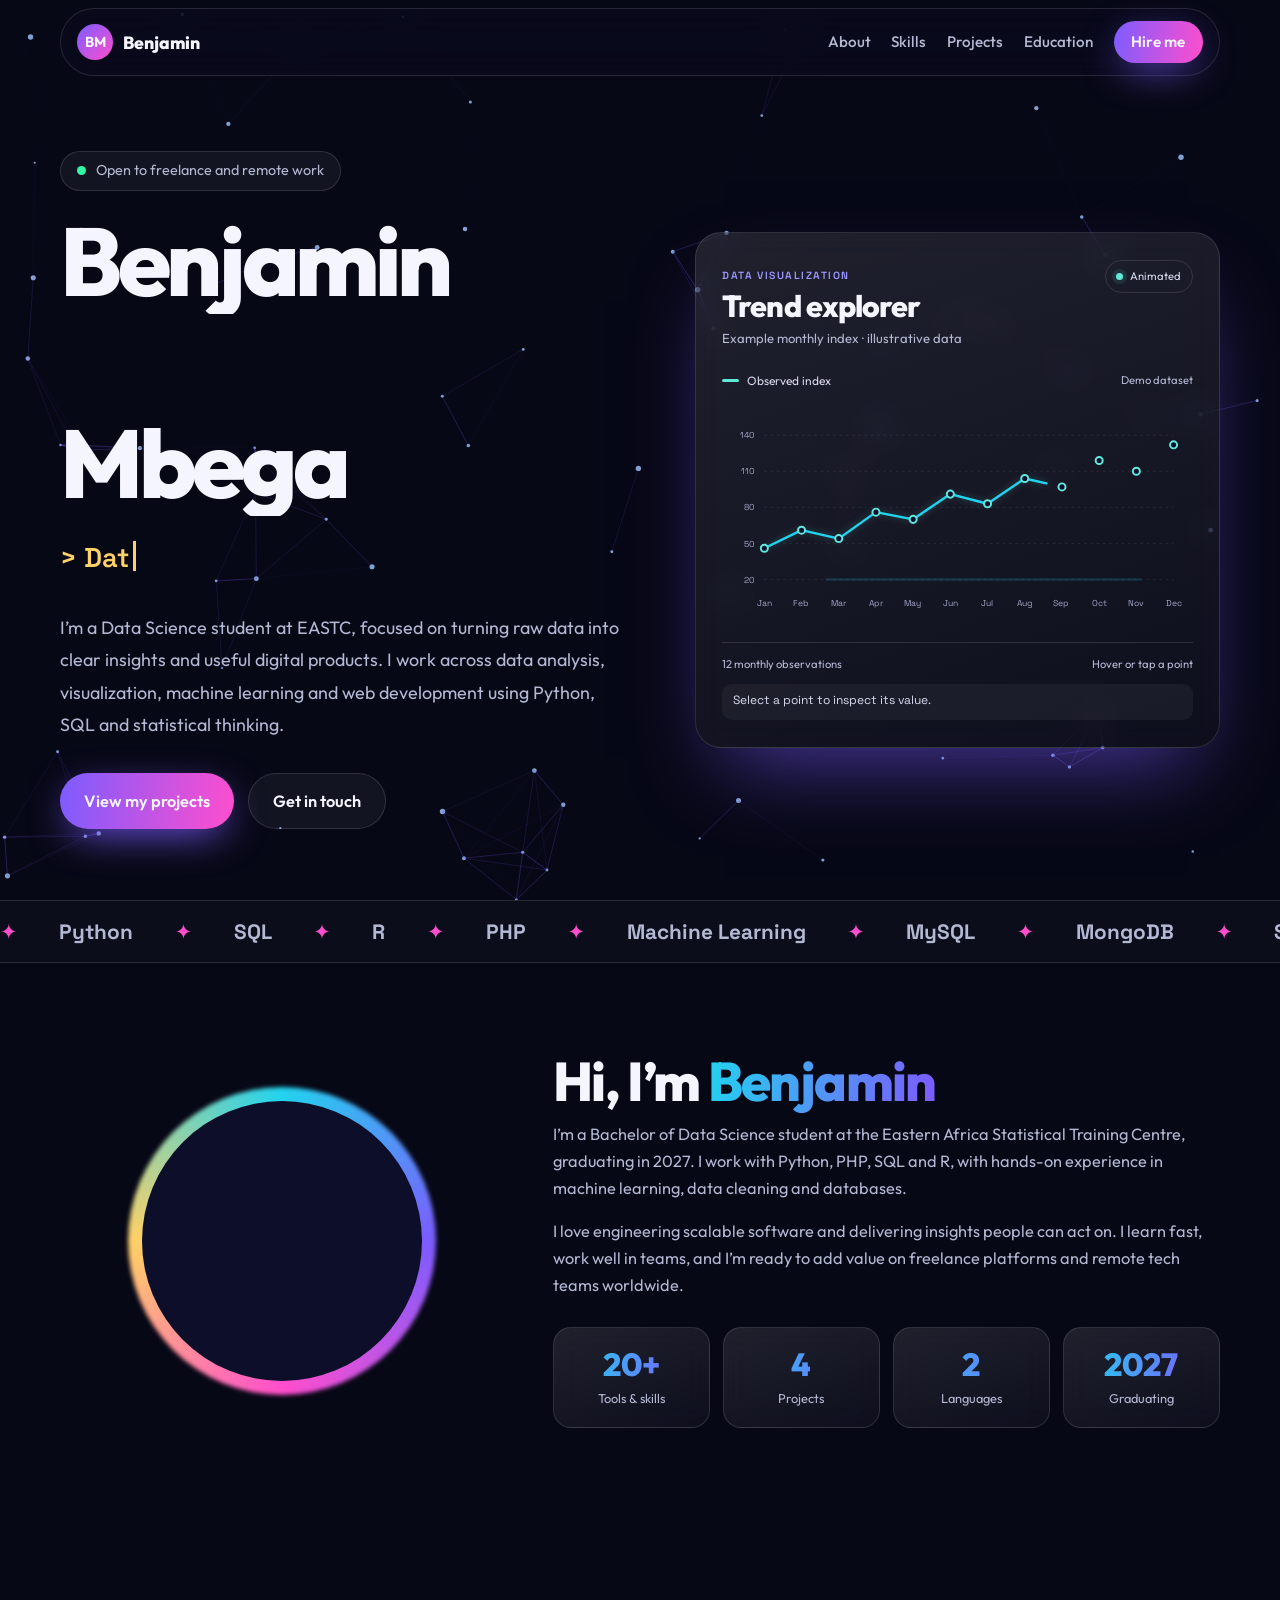
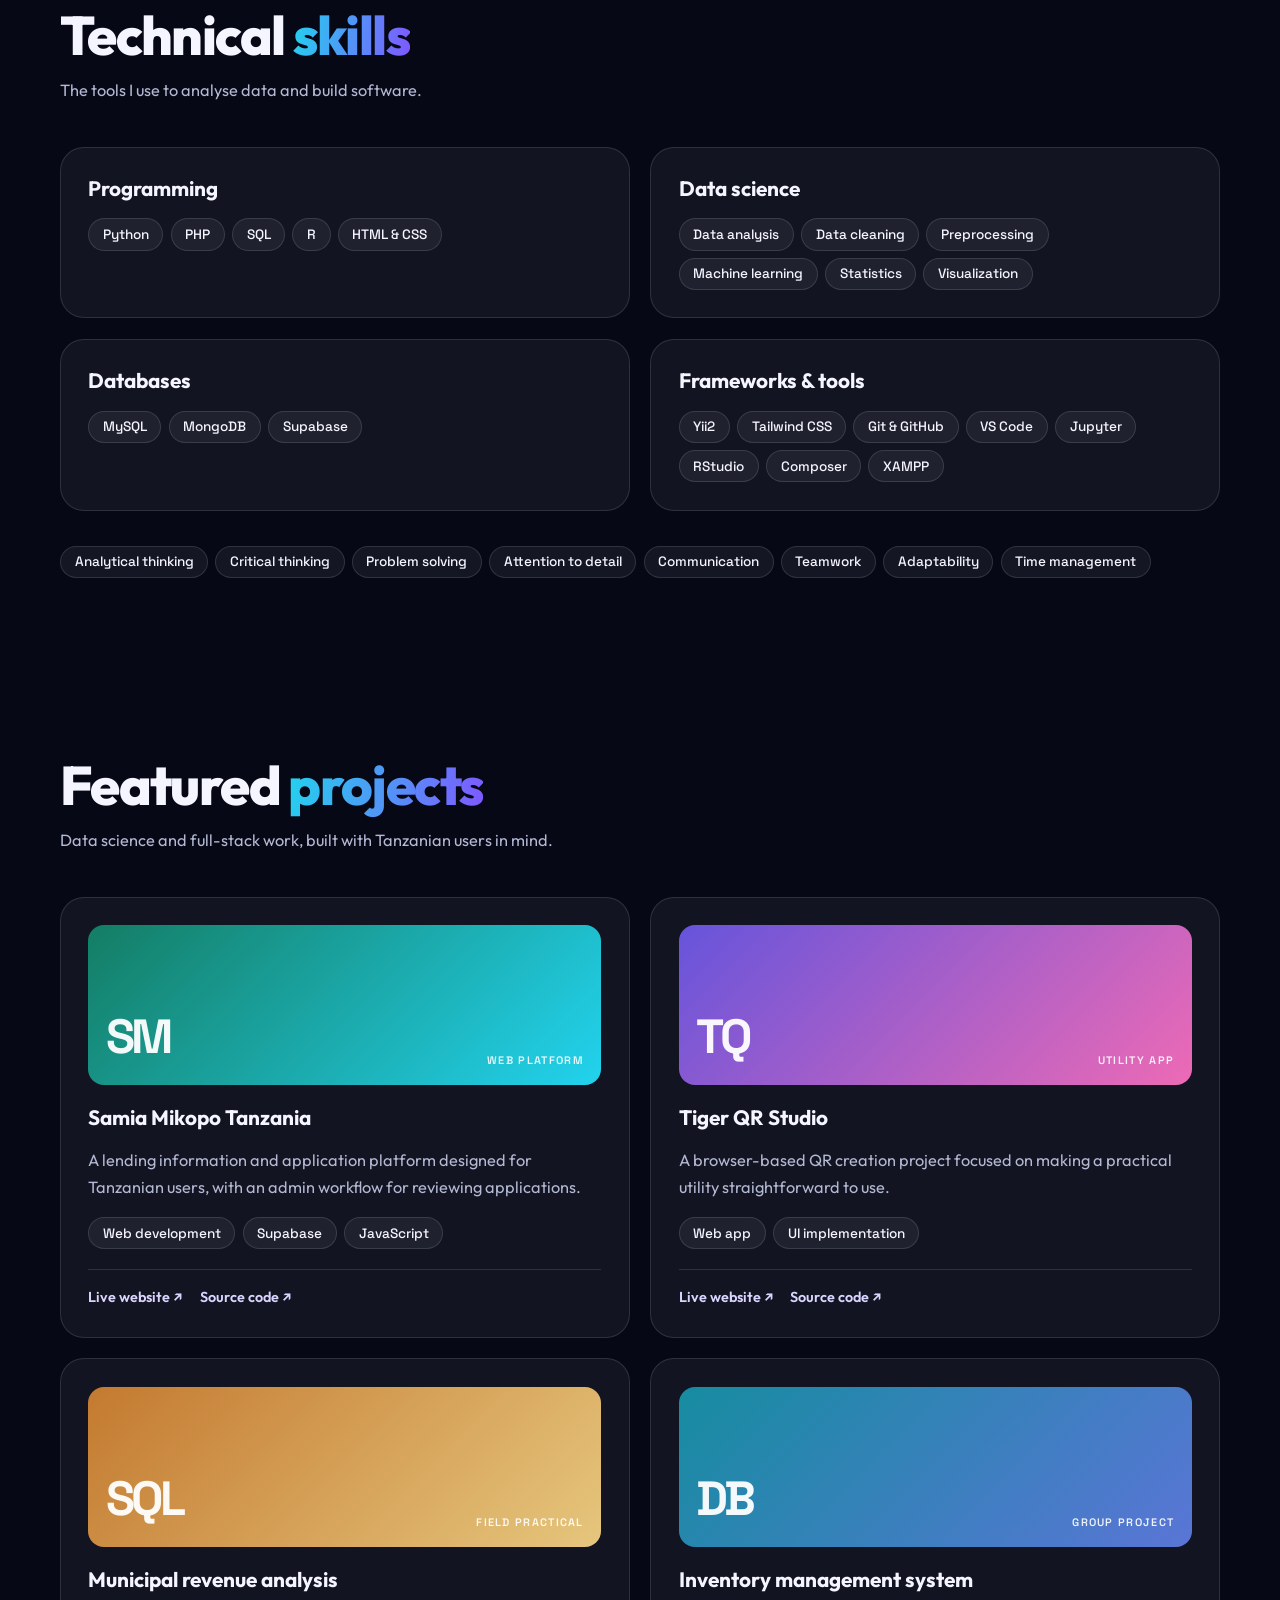
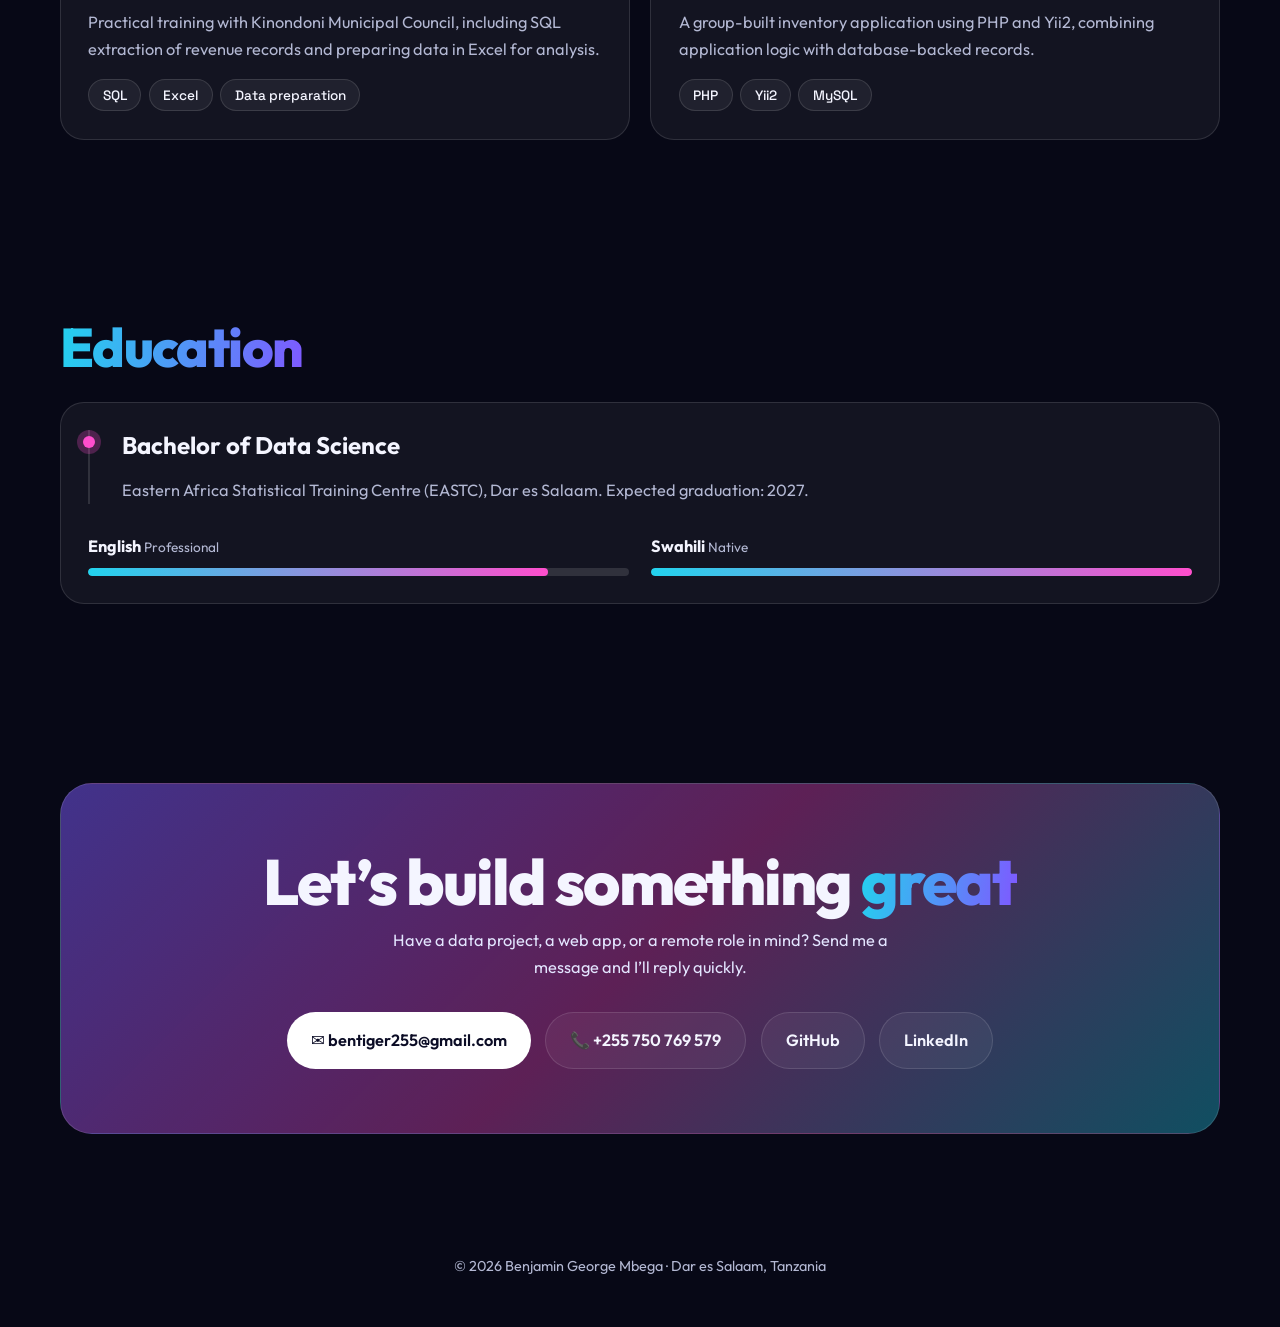
<file: index.html>
<!DOCTYPE html>
<html lang="en">
<head>
<meta charset="utf-8">
<meta name="viewport" content="width=device-width, initial-scale=1, viewport-fit=cover">
<title>Benjamin George Mbega | Data Science & Analytics Portfolio</title>
<meta name="description" content="Portfolio of Benjamin George Mbega, a Data Science student building practical data analysis, visualization, machine learning and web applications.">
<meta name="theme-color" content="#070816">
<link href="https://fonts.googleapis.com/css2?family=Space+Grotesk:wght@500;700&family=Outfit:wght@400;500;600;800&display=swap" rel="stylesheet">
<style>
:root{color-scheme:dark;--bg:#070816;--card:rgba(255,255,255,.05);--line:rgba(255,255,255,.12);--ink:#f4f5ff;--mut:#a3a8c8;--v:#7c5cff;--c:#22d3ee;--p:#ff4ecd;--y:#ffd166;
--head:'Outfit','Segoe UI',system-ui,sans-serif;--mono:'Space Grotesk','Segoe UI',system-ui,sans-serif;
box-sizing:border-box;padding-top:env(safe-area-inset-top,0px);padding-bottom:env(safe-area-inset-bottom,0px)}
*,*::before,*::after{box-sizing:border-box}
html{scroll-behavior:smooth;scroll-padding-top:calc(76px + env(safe-area-inset-top,0px));background:var(--bg)}
body{margin:0;background:var(--bg);color:var(--ink);font:400 1.02rem/1.65 var(--head);overflow-x:hidden}
a{color:inherit;text-decoration:none}:focus-visible{outline:3px solid var(--c);outline-offset:3px;border-radius:8px}
h1,h2,h3{margin:0;line-height:1.05}
.wrap{width:min(1140px,100% - 2.4rem);margin-inline:auto}
section{padding:5.5rem 0;position:relative}
h2{font-size:clamp(2rem,5vw,3.4rem);font-weight:800;letter-spacing:-.03em;margin-bottom:.7rem}
.grad{background:linear-gradient(100deg,var(--c),var(--v) 50%,var(--p));background-size:200% auto;-webkit-background-clip:text;background-clip:text;color:transparent;animation:flow 6s linear infinite}
@keyframes flow{to{background-position:200% center}}
.lead{color:var(--mut);max-width:56ch;margin:0 0 2.6rem}

/* aurora */
.aur{position:fixed;inset:0;z-index:-1;overflow:hidden;background:radial-gradient(ellipse at 50% -20%,#1a1650,transparent 60%),var(--bg)}
.aur i{position:absolute;border-radius:50%;filter:blur(90px);opacity:.5;animation:drift 18s ease-in-out infinite alternate}
.aur i:nth-child(1){width:46vmax;height:46vmax;background:var(--v);top:-12%;left:-10%}
.aur i:nth-child(2){width:38vmax;height:38vmax;background:var(--c);right:-12%;top:20%;animation-delay:-6s;opacity:.35}
.aur i:nth-child(3){width:34vmax;height:34vmax;background:var(--p);bottom:-15%;left:25%;animation-delay:-11s;opacity:.3}
@keyframes drift{to{transform:translate(8vmax,6vmax) scale(1.2)}}
.aur::after{content:"";position:absolute;inset:0;background-image:linear-gradient(var(--line) 1px,transparent 1px),linear-gradient(90deg,var(--line) 1px,transparent 1px);background-size:56px 56px;opacity:.18;mask-image:radial-gradient(circle at 50% 30%,#000,transparent 75%)}

nav{position:fixed;inset:0 0 auto;z-index:30;padding-top:env(safe-area-inset-top,0px)}
nav .wrap{display:flex;align-items:center;justify-content:space-between;height:68px;margin-top:8px;padding:0 1rem;border:1px solid var(--line);border-radius:999px;background:rgba(10,11,30,.6);backdrop-filter:blur(16px)}
.logo{font:800 1.1rem var(--head);display:flex;align-items:center;gap:.6rem}
.logo b{display:grid;place-items:center;width:36px;height:36px;border-radius:50%;background:linear-gradient(135deg,var(--v),var(--p));font-size:.9rem}
.links{display:flex;align-items:center;gap:1.3rem;font-size:.95rem;font-weight:500}
.links a:not(.btn){color:var(--mut);transition:color .2s}.links a:not(.btn):hover{color:#fff}
@media(max-width:780px){.links a:not(.btn){display:none}}
.btn{display:inline-flex;align-items:center;gap:.5rem;padding:.85rem 1.5rem;border-radius:999px;font-weight:600;border:1px solid var(--line);background:var(--card);transition:transform .25s,box-shadow .25s}
.btn:hover{transform:translateY(-3px)}
.btn.pr{background:linear-gradient(100deg,var(--v),var(--p));border:0;box-shadow:0 12px 40px -10px var(--v)}
.btn.pr:hover{box-shadow:0 16px 50px -8px var(--p)}

#hero{min-height:100svh;display:flex;align-items:center;padding:8.5rem 0 4rem;overflow:hidden}
#net{position:absolute;inset:0;width:100%;height:100%;z-index:0}
.hg{position:relative;z-index:1;display:grid;grid-template-columns:1.15fr .85fr;gap:3rem;align-items:center}
@media(max-width:900px){.hg{grid-template-columns:1fr}}
.tag{display:inline-flex;align-items:center;gap:.6rem;padding:.45rem 1rem;border:1px solid var(--line);border-radius:999px;background:var(--card);font-size:.9rem;color:var(--mut);margin-bottom:1.4rem}
.tag i{width:9px;height:9px;border-radius:50%;background:#34f5a4;animation:ping 2s infinite}
@keyframes ping{0%{box-shadow:0 0 0 0 rgba(52,245,164,.7)}80%,100%{box-shadow:0 0 0 12px transparent}}
h1{font-size:clamp(3rem,10vw,6.6rem);font-weight:800;letter-spacing:-.045em}
h1 span{display:block;overflow:hidden;padding-bottom:.06em}
h1 em{display:inline-block;font-style:normal;transform:translateY(110%) rotate(4deg);animation:up .9s cubic-bezier(.2,.9,.2,1) forwards}
h1 span:nth-child(2) em{animation-delay:.12s}h1 span:nth-child(3) em{animation-delay:.24s}
@keyframes up{to{transform:none}}
.role{font:600 clamp(1.15rem,3vw,1.7rem) var(--mono);margin:1.5rem 0 .8rem;min-height:2em;color:var(--y)}
.caret{display:inline-block;width:3px;height:1.1em;background:var(--y);margin-left:4px;vertical-align:-.17em;animation:bl 1s steps(1) infinite}
@keyframes bl{50%{opacity:0}}
.hp{color:var(--mut);max-width:50ch;font-size:1.1rem}
.cta{display:flex;flex-wrap:wrap;gap:.9rem;margin-top:2rem}

.glass{background:linear-gradient(160deg,rgba(255,255,255,.1),rgba(255,255,255,.03));border:1px solid var(--line);border-radius:26px;backdrop-filter:blur(14px)}
.dash{padding:1.4rem;animation:float 6s ease-in-out infinite;box-shadow:0 40px 80px -30px rgba(124,92,255,.6)}
@keyframes float{50%{transform:translateY(-14px)}}
.dh{display:flex;align-items:center;gap:.4rem;margin-bottom:1.2rem;font:500 .8rem var(--mono);color:var(--mut)}
.dh s{width:11px;height:11px;border-radius:50%;background:#ff5f57}.dh s:nth-child(2){background:#febc2e}.dh s:nth-child(3){background:#28c840}.dh span{margin-left:.6rem}
.bars{display:flex;align-items:flex-end;gap:9px;height:130px}
.bars i{flex:1;border-radius:8px 8px 3px 3px;background:linear-gradient(180deg,var(--c),var(--v));height:0;animation:gr 1.2s cubic-bezier(.2,.9,.2,1) forwards;animation-delay:calc(var(--i)*.09s + .8s)}
.bars i:nth-child(odd){background:linear-gradient(180deg,var(--p),var(--v))}
@keyframes gr{to{height:var(--h)}}
.dash svg{width:100%;height:70px;margin-top:1rem}
.dash path{fill:none;stroke:var(--c);stroke-width:3;stroke-linecap:round;stroke-dasharray:400;stroke-dashoffset:400;animation:dr 2.4s 1.4s ease forwards}
@keyframes dr{to{stroke-dashoffset:0}}
.dash small{display:block;margin-top:.6rem;color:var(--mut);font:.75rem var(--mono)}

.mq{overflow:hidden;border-block:1px solid var(--line);padding:1.1rem 0;background:rgba(255,255,255,.02)}
.mq div{display:flex;gap:2.6rem;width:max-content;animation:sc 28s linear infinite}
.mq span{font:700 1.3rem var(--mono);color:var(--mut);white-space:nowrap}.mq span::before{content:"✦";color:var(--p);margin-right:2.6rem}
@keyframes sc{to{transform:translateX(-50%)}}

.about{display:grid;grid-template-columns:.8fr 1.2fr;gap:3rem;align-items:center}
@media(max-width:860px){.about{grid-template-columns:1fr}}
.av{position:relative;width:min(280px,70%);aspect-ratio:1;margin:auto}
.av::before{content:"";position:absolute;inset:-14px;border-radius:50%;background:conic-gradient(var(--c),var(--v),var(--p),var(--y),var(--c));animation:spin 8s linear infinite;filter:blur(2px)}
.av b{position:absolute;inset:0;border-radius:50%;background:#0d0f2a;display:grid;place-items:center;font:800 5rem var(--head);letter-spacing:-.05em}
@keyframes spin{to{transform:rotate(1turn)}}
.about p{color:var(--mut);margin:0 0 1rem}
.stats{display:grid;grid-template-columns:repeat(4,1fr);gap:.8rem;margin-top:1.8rem}
@media(max-width:560px){.stats{grid-template-columns:repeat(2,1fr)}}
.st{padding:1rem;text-align:center;border-radius:18px}
.st b{display:block;font:800 2rem var(--head)}.st small{color:var(--mut);font-size:.8rem}

.grid{display:grid;gap:1.3rem}.g4{grid-template-columns:repeat(auto-fit,minmax(250px,1fr))}.g2{grid-template-columns:repeat(auto-fit,minmax(310px,1fr))}
.card{position:relative;padding:1.7rem;border-radius:24px;border:1px solid var(--line);background:var(--card);overflow:hidden;transition:transform .25s ease,box-shadow .3s}
.card::before{content:"";position:absolute;inset:0;background:radial-gradient(400px circle at var(--mx,50%) var(--my,0%),rgba(124,92,255,.35),transparent 60%);opacity:0;transition:opacity .3s;pointer-events:none}
.card:hover::before{opacity:1}.card:hover{box-shadow:0 30px 60px -30px var(--v)}
.card h3{font-size:1.3rem;margin-bottom:1.1rem;display:flex;gap:.6rem;align-items:center;position:relative}
.chips{display:flex;flex-wrap:wrap;gap:.5rem;position:relative}
.chip{padding:.35rem .85rem;border-radius:999px;font:500 .85rem var(--mono);border:1px solid var(--line);background:rgba(255,255,255,.06);transition:background .2s,transform .2s}
.chip:hover{background:linear-gradient(100deg,var(--v),var(--p));transform:translateY(-2px)}
.proj .ph{height:140px;border-radius:16px;margin-bottom:1.2rem;display:grid;place-items:center;font-size:3rem;position:relative;overflow:hidden;background:linear-gradient(135deg,var(--a),var(--b))}
.proj .ph::after{content:"";position:absolute;inset:0;background:linear-gradient(110deg,transparent 30%,rgba(255,255,255,.4) 50%,transparent 70%);transform:translateX(-130%);transition:transform .8s}
.proj:hover .ph::after{transform:translateX(130%)}
.proj p{color:var(--mut);margin:0 0 1rem;position:relative}

.tl{position:relative;padding-left:2rem;border-left:2px solid var(--line)}
.tl::before{content:"";position:absolute;left:-7px;top:.4rem;width:12px;height:12px;border-radius:50%;background:var(--p);box-shadow:0 0 0 6px rgba(255,78,205,.25)}
.tl h3{font-size:1.5rem}.tl p{color:var(--mut);margin:.3rem 0 0}
.lang{display:grid;grid-template-columns:repeat(auto-fit,minmax(200px,1fr));gap:1.4rem;margin-top:1.8rem}
.bar{height:8px;border-radius:9px;background:var(--line);margin-top:.5rem;overflow:hidden}
.bar i{display:block;height:100%;width:0;border-radius:9px;background:linear-gradient(90deg,var(--c),var(--p));transition:width 1.5s cubic-bezier(.2,.9,.2,1)}
.in .bar i{width:var(--w)}

#contact .box{text-align:center;padding:4rem 1.5rem;border-radius:32px;background:linear-gradient(135deg,rgba(124,92,255,.5),rgba(255,78,205,.35),rgba(34,211,238,.35));border:1px solid var(--line)}
#contact h2{font-size:clamp(2.2rem,6vw,4rem)}#contact p{color:#e3e5ff;max-width:48ch;margin:0 auto 2rem}
#contact .cta{justify-content:center}
.btn.w{background:#fff;color:#0b0c25;border:0}
footer{padding:2rem 0 3rem;text-align:center;color:var(--mut);font-size:.9rem}

.rv{opacity:0;transform:translateY(30px) scale(.98);transition:opacity .8s ease,transform .8s cubic-bezier(.2,.9,.2,1);transition-delay:var(--d,0s)}
.rv.in{opacity:1;transform:none}
@media(prefers-reduced-motion:reduce){*,*::before,*::after{animation:none!important;transition:none!important}h1 em{transform:none}.rv{opacity:1;transform:none}.bars i{height:var(--h)}.dash path{stroke-dashoffset:0}.bar i{width:var(--w)}html{scroll-behavior:auto}}

/* Portfolio refinement: readable layout, stable cards, responsive chart */
:root{--mut:#b3b8d3}
.wrap{width:min(1160px,calc(100% - 3rem))}
section{padding:clamp(4rem,7vw,6.5rem) 0}
#hero{padding-top:9rem}
.hg{grid-template-columns:minmax(0,1fr) minmax(0,.92fr);gap:clamp(2rem,5vw,4.5rem)}
.hg>div{min-width:0}
h1{font-size:clamp(3.15rem,7.5vw,6.25rem);line-height:.99}
.hp{font-size:clamp(1rem,1.5vw,1.12rem);line-height:1.8;max-width:52ch}
.lead{line-height:1.8}
.grid{min-width:0;grid-template-columns:repeat(2,minmax(0,1fr));align-items:stretch}
.grid>*{min-width:0}
.g4{grid-template-columns:repeat(2,minmax(0,1fr))}
.g2{grid-template-columns:repeat(2,minmax(0,1fr))}
.card{min-width:0;padding:clamp(1.15rem,2.2vw,1.7rem);overflow-wrap:anywhere}
.card h3{line-height:1.25;overflow-wrap:anywhere}
.chips{gap:.45rem}
.chip{max-width:100%;white-space:normal;overflow-wrap:anywhere;line-height:1.4}
.proj .ph{height:clamp(115px,16vw,160px);display:flex;align-items:flex-end;justify-content:space-between;padding:1.1rem}
.project-mark{font:800 clamp(2rem,4vw,3rem) var(--mono);letter-spacing:-.07em;color:rgba(255,255,255,.95)}
.project-type{font:600 .68rem var(--mono);letter-spacing:.12em;color:rgba(255,255,255,.9);text-align:right}
.project-links{position:relative;display:flex;flex-wrap:wrap;gap:.7rem 1.1rem;margin-top:1.2rem;padding-top:1rem;border-top:1px solid var(--line)}
.project-links a{font-size:.9rem;font-weight:600;color:#d9d5ff}
.project-links a:hover{color:var(--c)}
.chart-card{padding:clamp(1.1rem,2.3vw,1.65rem);animation:none;align-self:center;min-width:0}
.chart-head{display:flex;justify-content:space-between;align-items:flex-start;gap:1rem}
.chart-head h2{font-size:clamp(1.35rem,2.5vw,1.9rem);margin:.3rem 0 .35rem;letter-spacing:-.03em}
.chart-head p{color:var(--mut);font-size:.82rem;line-height:1.5;margin:0}
.chart-kicker{font:600 .65rem var(--mono);letter-spacing:.14em;color:#9d9aff}
.chart-live{display:inline-flex;align-items:center;gap:.45rem;border:1px solid var(--line);border-radius:999px;padding:.4rem .65rem;font-size:.7rem;white-space:nowrap;color:#d7d8ee}
.chart-live i,.chart-legend i{display:inline-block;width:7px;height:7px;border-radius:50%;background:#5eead4}
.chart-live i{box-shadow:0 0 0 4px rgba(94,234,212,.1)}
.chart-legend{display:flex;justify-content:space-between;gap:.6rem;align-items:center;margin-top:1.4rem;font-size:.75rem;color:#d7d8ee}
.chart-legend>span:first-child{display:flex;align-items:center;gap:.5rem}
.chart-legend i{width:17px;height:3px;border-radius:3px}
.chart-note{color:var(--mut);font-size:.7rem}
.chart-plot{width:100%;margin-top:.6rem}
#trendChart{display:block;width:100%;height:auto;overflow:visible}
.chart-grid line{stroke:rgba(255,255,255,.1);stroke-width:1;stroke-dasharray:3 5}
.chart-ylabels,.chart-xlabels{fill:#9fa5c5;font:11px var(--mono)}
.chart-ylabels text{text-anchor:end}
.chart-xlabels text{text-anchor:middle}
.chart-area{fill:url(#chartFill);opacity:.16}
.chart-line{fill:none;stroke:#63e8dd;stroke-width:3.5;stroke-linecap:round;stroke-linejoin:round;filter:drop-shadow(0 0 5px rgba(99,232,221,.3));stroke-dasharray:1000;stroke-dashoffset:1000;animation:chart-draw 2s .25s cubic-bezier(.2,.8,.2,1) forwards}
.chart-point{fill:#0c102b;stroke:#63e8dd;stroke-width:2.5;cursor:pointer;transition:r .18s ease,fill .18s ease}
.chart-point:hover,.chart-point:focus{r:7;fill:#ff4ecd;outline:none}
@keyframes chart-draw{to{stroke-dashoffset:0}}
.chart-foot{display:flex;justify-content:space-between;gap:.6rem;padding-top:.75rem;border-top:1px solid var(--line);color:var(--mut);font-size:.7rem}
.chart-tooltip{min-height:2.3rem;margin-top:.65rem;padding:.55rem .7rem;border-radius:10px;background:rgba(255,255,255,.045);color:#d9dcf1;font: .75rem var(--mono)}
@media(max-width:900px){.hg{grid-template-columns:1fr;max-width:760px}.chart-card{max-width:680px;width:100%;justify-self:start}.dash{animation:none}#hero{padding-top:8rem}.about{grid-template-columns:.65fr 1.35fr;gap:2rem}}
@media(max-width:640px){
 .wrap{width:calc(100% - 2rem)}
 section{padding:3.8rem 0}
 nav .wrap{height:60px;padding:0 .8rem;margin-top:5px}
 .logo{font-size:1rem}.logo b{width:32px;height:32px}
 .hg{gap:2rem}
 h1{font-size:clamp(3rem,14vw,4.7rem)}
 .role{font-size:1rem}
 .hp{font-size:1rem}
 .cta .btn{padding:.78rem 1rem}
 .g4,.g2,.grid{grid-template-columns:minmax(0,1fr)}
 .about{grid-template-columns:minmax(0,1fr);gap:2rem}
 .av{width:145px}
 .stats{grid-template-columns:repeat(2,minmax(0,1fr))}
 .card{padding:1.2rem;border-radius:19px}
 .proj .ph{height:125px}
 .chart-head{gap:.5rem}.chart-live{font-size:.65rem;padding:.35rem .5rem}
 .chart-head p{font-size:.76rem}
 .chart-foot{font-size:.65rem}
 .chart-ylabels,.chart-xlabels{font-size:10px}
 .mq span{font-size:1.05rem}
}
@media(prefers-reduced-motion:reduce){.chart-line{animation:none;stroke-dashoffset:0}.chart-point{transition:none}}

</style>
</head>
<body>
<div class="aur" aria-hidden="true"><i></i><i></i><i></i></div>
<nav><div class="wrap">
  <a href="#hero" class="logo"><b>BM</b>Benjamin</a>
  <div class="links"><a href="#about">About</a><a href="#skills">Skills</a><a href="#projects">Projects</a><a href="#education">Education</a><a href="#contact" class="btn pr" style="padding:.55rem 1.1rem">Hire me</a></div>
</div></nav>

<header id="hero">
  <canvas id="net" aria-hidden="true"></canvas>
  <div class="wrap hg">
    <div>
      <div class="tag"><i></i>Open to freelance and remote work</div>
      <h1 aria-label="Benjamin George Mbega"><span><em>Benjamin</em></span><span><em class="grad">George</em></span><span><em>Mbega</em></span></h1>
      <div class="role">&gt; <span id="typed"></span><span class="caret"></span></div>
      <p class="hp">I’m a Data Science student at EASTC, focused on turning raw data into clear insights and useful digital products. I work across data analysis, visualization, machine learning and web development using Python, SQL and statistical thinking.</p>
      <div class="cta"><a href="#projects" class="btn pr">View my projects</a><a href="#contact" class="btn">Get in touch</a></div>
    </div>
    <div class="glass dash chart-card">
      <div class="chart-head">
        <div><span class="chart-kicker">DATA VISUALIZATION</span><h2>Trend explorer</h2><p>Example monthly index · illustrative data</p></div>
        <span class="chart-live"><i></i> Animated</span>
      </div>
      <div class="chart-legend"><span><i></i> Observed index</span><span class="chart-note">Demo dataset</span></div>
      <div class="chart-plot" role="img" aria-label="Animated line chart showing an illustrative monthly index trending upward with some variation">
        <svg id="trendChart" viewBox="0 0 600 300" preserveAspectRatio="xMidYMid meet" aria-hidden="true">
          <g class="chart-grid">
            <line x1="54" y1="36" x2="576" y2="36"/><line x1="54" y1="82" x2="576" y2="82"/>
            <line x1="54" y1="128" x2="576" y2="128"/><line x1="54" y1="174" x2="576" y2="174"/>
            <line x1="54" y1="220" x2="576" y2="220"/>
          </g>
          <g class="chart-ylabels"><text x="42" y="40">140</text><text x="42" y="86">110</text><text x="42" y="132">80</text><text x="42" y="178">50</text><text x="42" y="224">20</text></g>
          <path id="trendArea" class="chart-area" d=""/>
          <path id="trendLine" class="chart-line" d=""/>
          <g id="trendPoints"></g>
          <g class="chart-xlabels"><text x="54" y="254">Jan</text><text x="101" y="254">Feb</text><text x="148" y="254">Mar</text><text x="196" y="254">Apr</text><text x="243" y="254">May</text><text x="291" y="254">Jun</text><text x="338" y="254">Jul</text><text x="386" y="254">Aug</text><text x="433" y="254">Sep</text><text x="481" y="254">Oct</text><text x="528" y="254">Nov</text><text x="576" y="254">Dec</text></g>
        </svg>
      </div>
      <div class="chart-foot"><span>12 monthly observations</span><span>Hover or tap a point</span></div>
      <div class="chart-tooltip" id="chartTooltip" aria-live="polite">Select a point to inspect its value.</div>
    </div>
  </div>
</header>

<div class="mq" aria-hidden="true"><div>
<span>Python</span><span>SQL</span><span>R</span><span>PHP</span><span>Machine Learning</span><span>MySQL</span><span>MongoDB</span><span>Supabase</span><span>Tailwind CSS</span><span>Git & GitHub</span><span>Jupyter</span>
<span>Python</span><span>SQL</span><span>R</span><span>PHP</span><span>Machine Learning</span><span>MySQL</span><span>MongoDB</span><span>Supabase</span><span>Tailwind CSS</span><span>Git & GitHub</span><span>Jupyter</span>
</div></div>

<section id="about"><div class="wrap about">
  <div class="av rv"><b class="grad">BM</b></div>
  <div class="rv">
    <h2>Hi, I’m <span class="grad">Benjamin</span></h2>
    <p>I’m a Bachelor of Data Science student at the Eastern Africa Statistical Training Centre, graduating in 2027. I work with Python, PHP, SQL and R, with hands-on experience in machine learning, data cleaning and databases.</p>
    <p>I love engineering scalable software and delivering insights people can act on. I learn fast, work well in teams, and I’m ready to add value on freelance platforms and remote tech teams worldwide.</p>
    <div class="stats">
      <div class="st glass"><b class="grad" data-n="20" data-s="+">0</b><small>Tools & skills</small></div>
      <div class="st glass"><b class="grad" data-n="4">0</b><small>Projects</small></div>
      <div class="st glass"><b class="grad" data-n="2">0</b><small>Languages</small></div>
      <div class="st glass"><b class="grad">2027</b><small>Graduating</small></div>
    </div>
  </div>
</div></section>

<section id="skills"><div class="wrap">
  <h2 class="rv">Technical <span class="grad">skills</span></h2>
  <p class="lead rv">The tools I use to analyse data and build software.</p>
  <div class="grid g4">
    <div class="card rv"><h3>Programming</h3><div class="chips"><span class="chip">Python</span><span class="chip">PHP</span><span class="chip">SQL</span><span class="chip">R</span><span class="chip">HTML & CSS</span></div></div>
    <div class="card rv" style="--d:.08s"><h3>Data science</h3><div class="chips"><span class="chip">Data analysis</span><span class="chip">Data cleaning</span><span class="chip">Preprocessing</span><span class="chip">Machine learning</span><span class="chip">Statistics</span><span class="chip">Visualization</span></div></div>
    <div class="card rv" style="--d:.16s"><h3>Databases</h3><div class="chips"><span class="chip">MySQL</span><span class="chip">MongoDB</span><span class="chip">Supabase</span></div></div>
    <div class="card rv" style="--d:.24s"><h3>Frameworks & tools</h3><div class="chips"><span class="chip">Yii2</span><span class="chip">Tailwind CSS</span><span class="chip">Git & GitHub</span><span class="chip">VS Code</span><span class="chip">Jupyter</span><span class="chip">RStudio</span><span class="chip">Composer</span><span class="chip">XAMPP</span></div></div>
  </div>
  <div class="chips rv" style="margin-top:2.2rem"><span class="chip">Analytical thinking</span><span class="chip">Critical thinking</span><span class="chip">Problem solving</span><span class="chip">Attention to detail</span><span class="chip">Communication</span><span class="chip">Teamwork</span><span class="chip">Adaptability</span><span class="chip">Time management</span></div>
</div></section>

<section id="projects"><div class="wrap">
  <h2 class="rv">Featured <span class="grad">projects</span></h2>
  <p class="lead rv">Data science and full-stack work, built with Tanzanian users in mind.</p>
  <div class="grid g2">
    <article class="card proj rv"><div class="ph" style="--a:#147d64;--b:#22d3ee"><span class="project-mark">SM</span><span class="project-type">WEB PLATFORM</span></div><h3>Samia Mikopo Tanzania</h3><p>A lending information and application platform designed for Tanzanian users, with an admin workflow for reviewing applications.</p><div class="chips"><span class="chip">Web development</span><span class="chip">Supabase</span><span class="chip">JavaScript</span></div><div class="project-links"><a href="https://samia-mikopo.com" target="_blank" rel="noopener">Live website ↗</a><a href="https://github.com/Bentiger255/samia-mikopo-tanzania" target="_blank" rel="noopener">Source code ↗</a></div></article>
    <article class="card proj rv" style="--d:.1s"><div class="ph" style="--a:#6654db;--b:#ed6ab5"><span class="project-mark">TQ</span><span class="project-type">UTILITY APP</span></div><h3>Tiger QR Studio</h3><p>A browser-based QR creation project focused on making a practical utility straightforward to use.</p><div class="chips"><span class="chip">Web app</span><span class="chip">UI implementation</span></div><div class="project-links"><a href="https://brilliant-dasik-af7c22.netlify.app" target="_blank" rel="noopener">Live website ↗</a><a href="https://github.com/Bentiger255/tiger-qr-studio" target="_blank" rel="noopener">Source code ↗</a></div></article>
    <article class="card proj rv"><div class="ph" style="--a:#c37a30;--b:#e6c67d"><span class="project-mark">SQL</span><span class="project-type">FIELD PRACTICAL</span></div><h3>Municipal revenue analysis</h3><p>Practical training with Kinondoni Municipal Council, including SQL extraction of revenue records and preparing data in Excel for analysis.</p><div class="chips"><span class="chip">SQL</span><span class="chip">Excel</span><span class="chip">Data preparation</span></div></article>
    <article class="card proj rv" style="--d:.1s"><div class="ph" style="--a:#168ca0;--b:#5a75d6"><span class="project-mark">DB</span><span class="project-type">GROUP PROJECT</span></div><h3>Inventory management system</h3><p>A group-built inventory application using PHP and Yii2, combining application logic with database-backed records.</p><div class="chips"><span class="chip">PHP</span><span class="chip">Yii2</span><span class="chip">MySQL</span></div></article>
  </div>
</div></section>

<section id="education"><div class="wrap">
  <h2 class="rv"><span class="grad">Education</span></h2>
  <div class="card rv" style="margin-top:1.6rem">
    <div class="tl"><h3>Bachelor of Data Science</h3><p>Eastern Africa Statistical Training Centre (EASTC), Dar es Salaam. Expected graduation: 2027.</p></div>
    <div class="lang">
      <div><strong>English</strong> <small style="color:var(--mut)">Professional</small><div class="bar"><i style="--w:85%"></i></div></div>
      <div><strong>Swahili</strong> <small style="color:var(--mut)">Native</small><div class="bar"><i style="--w:100%"></i></div></div>
    </div>
  </div>
</div></section>

<section id="contact"><div class="wrap"><div class="box rv">
  <h2>Let’s build something <span class="grad">great</span></h2>
  <p>Have a data project, a web app, or a remote role in mind? Send me a message and I’ll reply quickly.</p>
  <div class="cta">
    <a class="btn w" href="mailto:bentiger255@gmail.com">✉ bentiger255@gmail.com</a>
    <a class="btn" href="tel:+255750769579">📞 +255 750 769 579</a>
    <a class="btn" href="https://github.com/Bentiger255" target="_blank" rel="noopener">GitHub</a>
    <a class="btn" href="https://www.linkedin.com/in/benjamin-george-2479913a7" target="_blank" rel="noopener">LinkedIn</a>
  </div>
</div></div></section>
<footer>© <span id="yr"></span> Benjamin George Mbega · Dar es Salaam, Tanzania</footer>

<script>
document.getElementById('yr').textContent=new Date().getFullYear();
var calm=matchMedia('(prefers-reduced-motion: reduce)').matches;
(function(){var w=['Data Analyst','Python Developer','Data Science Student','Machine Learning Explorer'],el=document.getElementById('typed'),i=0,j=0,del=false;
if(calm){el.textContent=w[0];return}
(function t(){var s=w[i];j+=del?-1:1;el.textContent=s.slice(0,j);var d=del?35:75;if(!del&&j===s.length){del=true;d=1600}else if(del&&j===0){del=false;i=(i+1)%w.length;d=350}setTimeout(t,d)})()})();

(function(){
 var svg=document.getElementById('trendChart'),line=document.getElementById('trendLine'),area=document.getElementById('trendArea'),points=document.getElementById('trendPoints'),tip=document.getElementById('chartTooltip');
 if(!svg||!line||!area||!points||!tip)return;
 var vals=[46,61,54,76,70,91,83,104,97,119,110,132];
 var months=['January','February','March','April','May','June','July','August','September','October','November','December'];
 var min=20,max=140,left=54,right=576,top=36,bottom=220;
 var coords=vals.map(function(v,i){return {x:left+(right-left)*i/(vals.length-1),y:bottom-(v-min)/(max-min)*(bottom-top),v:v,m:months[i]}});
 var d=coords.map(function(p,i){return (i?'L':'M')+p.x.toFixed(1)+' '+p.y.toFixed(1)}).join(' ');
 line.setAttribute('d',d);
 area.setAttribute('d',d+' L '+right+' '+bottom+' L '+left+' '+bottom+' Z');
 coords.forEach(function(p,i){
   var c=document.createElementNS('http://www.w3.org/2000/svg','circle');
   c.setAttribute('cx',p.x);c.setAttribute('cy',p.y);c.setAttribute('r','4.5');c.setAttribute('class','chart-point');
   c.setAttribute('tabindex','0');c.setAttribute('role','button');c.setAttribute('aria-label',p.m+' illustrative index '+p.v);
   function show(){tip.textContent=p.m+' · Index '+p.v+' · Illustrative example data';}
   c.addEventListener('pointerenter',show);c.addEventListener('focus',show);c.addEventListener('click',show);c.addEventListener('keydown',function(e){if(e.key==='Enter'||e.key===' '){e.preventDefault();show()}});
   points.appendChild(c);
 });
 var defs=document.createElementNS('http://www.w3.org/2000/svg','defs');
 defs.innerHTML='<linearGradient id="chartFill" x1="0" y1="0" x2="0" y2="1"><stop offset="0%" stop-color="#63e8dd"/><stop offset="100%" stop-color="#7c5cff" stop-opacity="0"/></linearGradient>';
 svg.insertBefore(defs,svg.firstChild);
})();

function count(el){var n=+el.dataset.n,s=el.dataset.s||'',t0=performance.now();(function f(t){var p=Math.min((t-t0)/1400,1);el.textContent=Math.round(n*(1-Math.pow(1-p,3)))+s;if(p<1)requestAnimationFrame(f)})(t0)}
var io=new IntersectionObserver(function(es){es.forEach(function(e){if(e.isIntersecting){e.target.classList.add('in');e.target.querySelectorAll('[data-n]').forEach(count);io.unobserve(e.target)}})},{threshold:.15});
document.querySelectorAll('.rv').forEach(function(n){io.observe(n)});
document.querySelectorAll('.card').forEach(function(c){c.addEventListener('pointermove',function(e){var b=c.getBoundingClientRect(),x=(e.clientX-b.left)/b.width,y=(e.clientY-b.top)/b.height;c.style.setProperty('--mx',x*100+'%');c.style.setProperty('--my',y*100+'%');
if(!calm&&!c.closest('#contact'))c.style.transform='perspective(800px) rotateX('+((.5-y)*6)+'deg) rotateY('+((x-.5)*6)+'deg) translateY(-5px)'});c.addEventListener('pointerleave',function(){c.style.transform=''})});
(function(){var cv=document.getElementById('net'),x=cv.getContext('2d'),P=[],m={x:-999,y:-999},W,H,dpr=Math.min(devicePixelRatio||1,2);
function rs(){W=cv.clientWidth;H=cv.clientHeight;cv.width=W*dpr;cv.height=H*dpr;x.setTransform(dpr,0,0,dpr,0,0);var n=Math.min(80,Math.floor(W*H/15000));P=[];for(var i=0;i<n;i++)P.push({x:Math.random()*W,y:Math.random()*H,vx:(Math.random()-.5)*.4,vy:(Math.random()-.5)*.4,r:Math.random()*1.8+1})}
addEventListener('resize',rs);rs();var h=cv.parentNode;
h.addEventListener('pointermove',function(e){var b=cv.getBoundingClientRect();m.x=e.clientX-b.left;m.y=e.clientY-b.top});h.addEventListener('pointerleave',function(){m.x=m.y=-999});
(function f(){x.clearRect(0,0,W,H);P.forEach(function(p){if(!calm){p.x+=p.vx;p.y+=p.vy;if(p.x<0||p.x>W)p.vx*=-1;if(p.y<0||p.y>H)p.vy*=-1;var dx=p.x-m.x,dy=p.y-m.y,d=Math.hypot(dx,dy);if(d<130&&d>0){p.x+=dx/d*1.8;p.y+=dy/d*1.8}}
x.fillStyle='rgba(160,200,255,.8)';x.beginPath();x.arc(p.x,p.y,p.r,0,6.3);x.fill()});
for(var i=0;i<P.length;i++)for(var j=i+1;j<P.length;j++){var d=Math.hypot(P[i].x-P[j].x,P[i].y-P[j].y);if(d<130){x.strokeStyle='rgba(124,92,255,'+(.4*(1-d/130))+')';x.beginPath();x.moveTo(P[i].x,P[i].y);x.lineTo(P[j].x,P[j].y);x.stroke()}}
if(!calm)requestAnimationFrame(f)})()})();
</script>
</body>
</html>
</file>
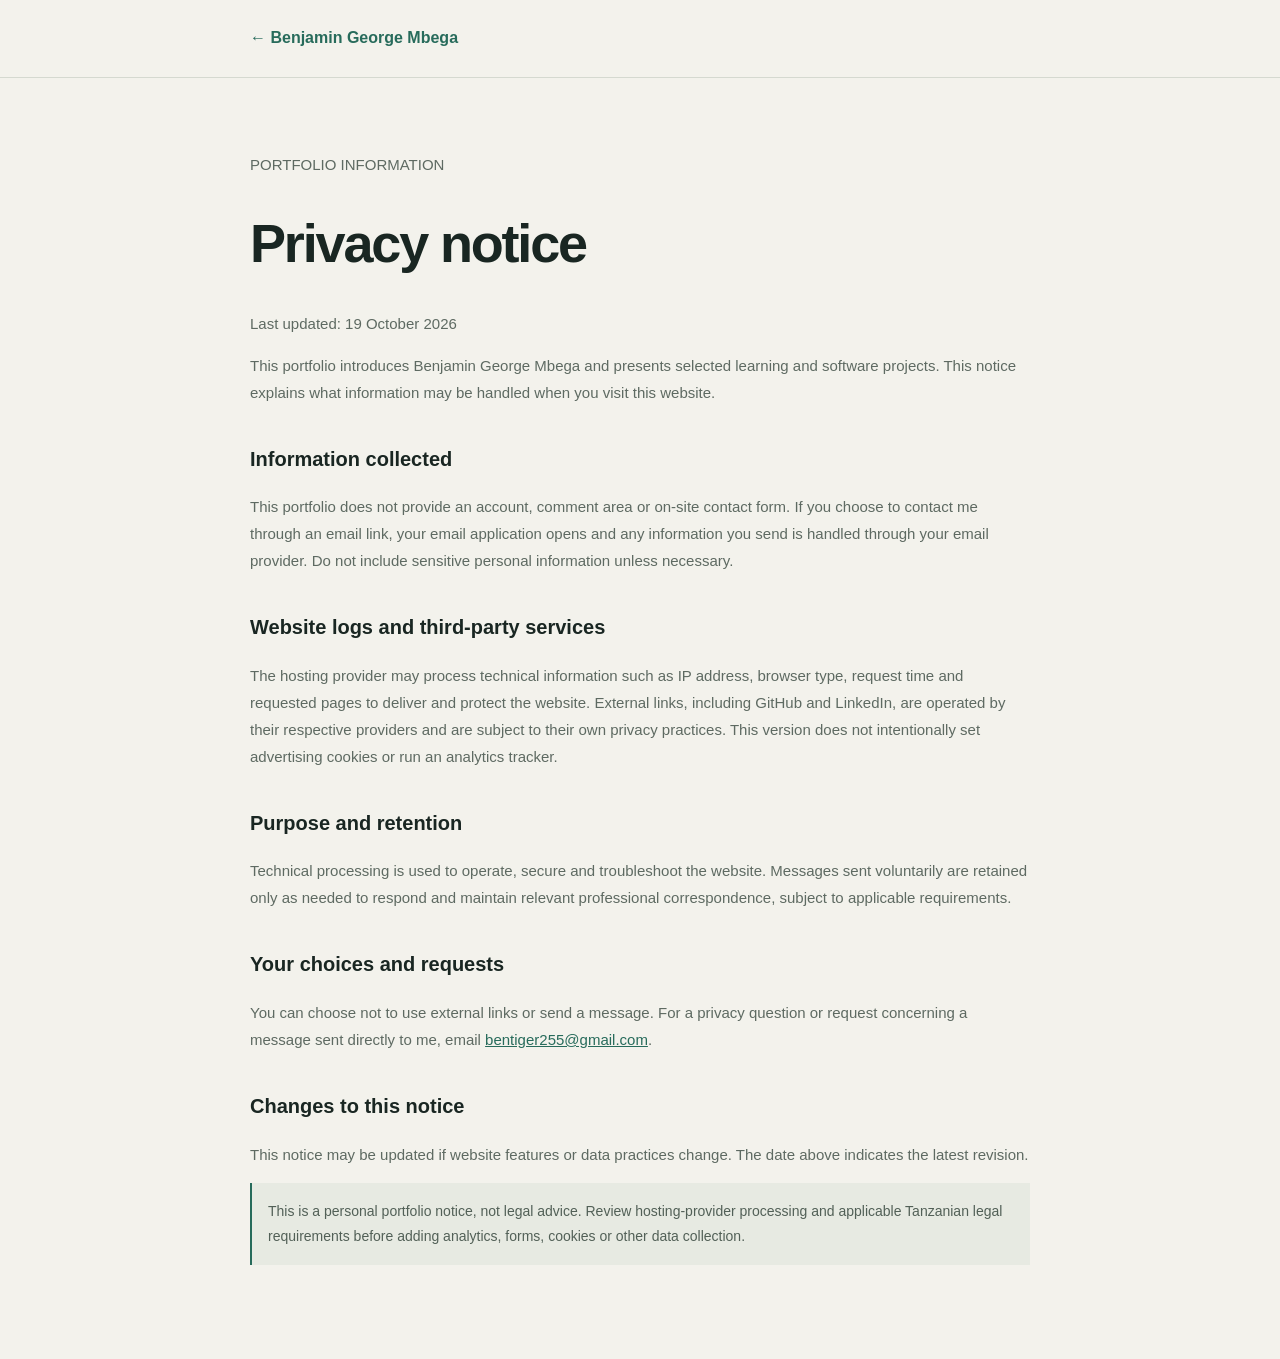
<file: privacy.html>
<!doctype html>
<html lang="en">
  <head>
    <meta charset="UTF-8" />
    <meta name="viewport" content="width=device-width, initial-scale=1" />
    <meta
      name="description"
      content="Privacy information for the portfolio of Benjamin George Mbega."
    />
    <meta name="theme-color" content="#f3f2ec" />
    <title>Privacy | Benjamin George Mbega</title>
    <link rel="icon" type="image/svg+xml" href="./favicon.svg" />
    <style>
      :root {
        font-family: Arial, sans-serif;
        color: #192622;
        background: #f3f2ec;
        line-height: 1.8;
      }
      * {
        box-sizing: border-box;
      }
      body {
        margin: 0;
      }
      .wrap {
        max-width: 780px;
        width: calc(100% - 40px);
        margin: 0 auto;
      }
      .top {
        padding: 24px 0;
        border-bottom: 1px solid #d5d9d0;
      }
      .top a {
        color: #276b5b;
        text-decoration: none;
        font-weight: 700;
      }
      .content {
        padding: 58px 0 80px;
      }
      h1 {
        font-size: clamp(36px, 7vw, 54px);
        line-height: 1.1;
        letter-spacing: -0.04em;
        font-weight: 600;
      }
      h2 {
        font-size: 20px;
        margin-top: 35px;
      }
      p,
      li {
        font-size: 15px;
        color: #5e6a62;
      }
      a {
        color: #276b5b;
      }
      .note {
        background: #e7eae2;
        padding: 16px;
        border-left: 2px solid #276b5b;
        font-size: 14px;
        color: #526057;
      }
    </style>
  </head>
  <body>
    <header class="top">
      <div class="wrap"><a href="./index.html">← Benjamin George Mbega</a></div>
    </header>
    <main class="wrap content">
      <p>PORTFOLIO INFORMATION</p>
      <h1>Privacy notice</h1>
      <p>Last updated: 19 October 2026</p>
      <p>
        This portfolio introduces Benjamin George Mbega and presents selected
        learning and software projects. This notice explains what information
        may be handled when you visit this website.
      </p>
      <h2>Information collected</h2>
      <p>
        This portfolio does not provide an account, comment area or on-site
        contact form. If you choose to contact me through an email link, your
        email application opens and any information you send is handled through
        your email provider. Do not include sensitive personal information
        unless necessary.
      </p>
      <h2>Website logs and third-party services</h2>
      <p>
        The hosting provider may process technical information such as IP
        address, browser type, request time and requested pages to deliver and
        protect the website. External links, including GitHub and LinkedIn, are
        operated by their respective providers and are subject to their own
        privacy practices. This version does not intentionally set advertising
        cookies or run an analytics tracker.
      </p>
      <h2>Purpose and retention</h2>
      <p>
        Technical processing is used to operate, secure and troubleshoot the
        website. Messages sent voluntarily are retained only as needed to
        respond and maintain relevant professional correspondence, subject to
        applicable requirements.
      </p>
      <h2>Your choices and requests</h2>
      <p>
        You can choose not to use external links or send a message. For a
        privacy question or request concerning a message sent directly to me,
        email <a href="mailto:bentiger255@gmail.com">bentiger255@gmail.com</a>.
      </p>
      <h2>Changes to this notice</h2>
      <p>
        This notice may be updated if website features or data practices change.
        The date above indicates the latest revision.
      </p>
      <p class="note">
        This is a personal portfolio notice, not legal advice. Review
        hosting-provider processing and applicable Tanzanian legal requirements
        before adding analytics, forms, cookies or other data collection.
      </p>
    </main>
  </body>
</html>
</file>
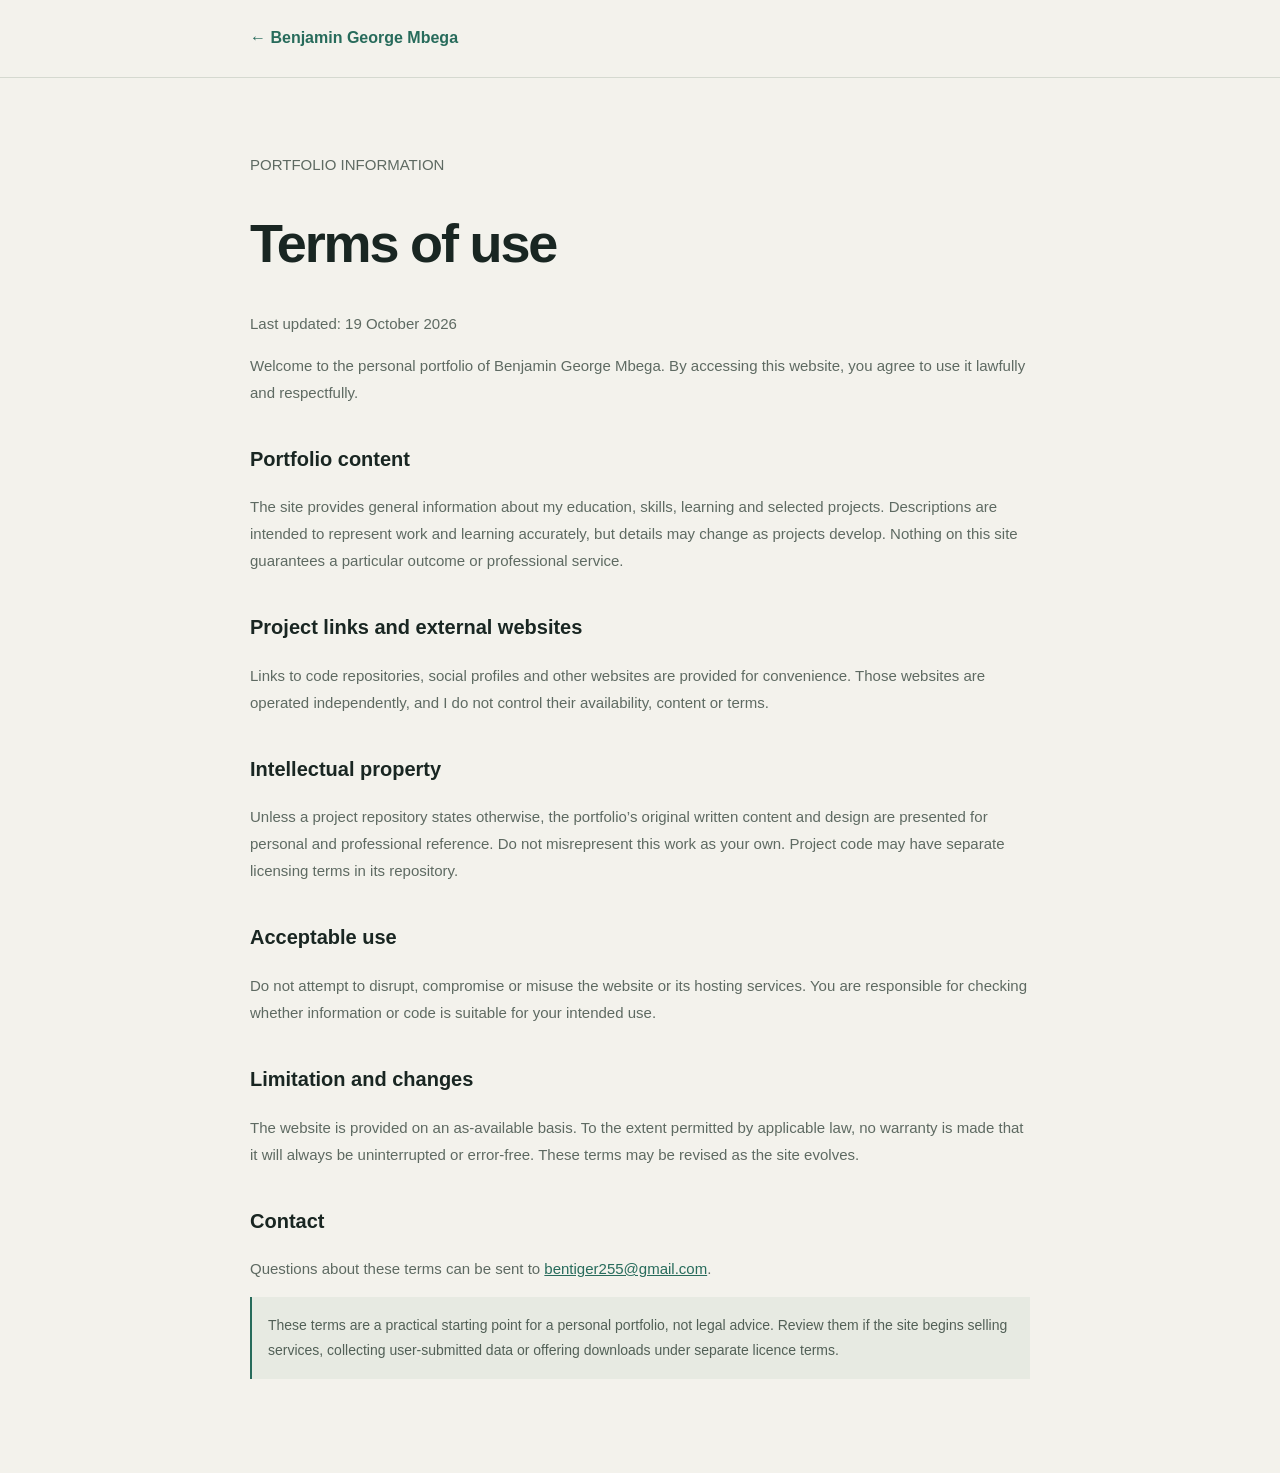
<file: terms.html>
<!doctype html>
<html lang="en">
  <head>
    <meta charset="UTF-8" />
    <meta name="viewport" content="width=device-width, initial-scale=1" />
    <meta
      name="description"
      content="Terms for using the portfolio of Benjamin George Mbega."
    />
    <meta name="theme-color" content="#f3f2ec" />
    <title>Terms | Benjamin George Mbega</title>
    <link rel="icon" type="image/svg+xml" href="./favicon.svg" />
    <style>
      :root {
        font-family: Arial, sans-serif;
        color: #192622;
        background: #f3f2ec;
        line-height: 1.8;
      }
      * {
        box-sizing: border-box;
      }
      body {
        margin: 0;
      }
      .wrap {
        max-width: 780px;
        width: calc(100% - 40px);
        margin: 0 auto;
      }
      .top {
        padding: 24px 0;
        border-bottom: 1px solid #d5d9d0;
      }
      .top a {
        color: #276b5b;
        text-decoration: none;
        font-weight: 700;
      }
      .content {
        padding: 58px 0 80px;
      }
      h1 {
        font-size: clamp(36px, 7vw, 54px);
        line-height: 1.1;
        letter-spacing: -0.04em;
        font-weight: 600;
      }
      h2 {
        font-size: 20px;
        margin-top: 35px;
      }
      p,
      li {
        font-size: 15px;
        color: #5e6a62;
      }
      a {
        color: #276b5b;
      }
      .note {
        background: #e7eae2;
        padding: 16px;
        border-left: 2px solid #276b5b;
        font-size: 14px;
        color: #526057;
      }
    </style>
  </head>
  <body>
    <header class="top">
      <div class="wrap"><a href="./index.html">← Benjamin George Mbega</a></div>
    </header>
    <main class="wrap content">
      <p>PORTFOLIO INFORMATION</p>
      <h1>Terms of use</h1>
      <p>Last updated: 19 October 2026</p>
      <p>
        Welcome to the personal portfolio of Benjamin George Mbega. By accessing
        this website, you agree to use it lawfully and respectfully.
      </p>
      <h2>Portfolio content</h2>
      <p>
        The site provides general information about my education, skills,
        learning and selected projects. Descriptions are intended to represent
        work and learning accurately, but details may change as projects
        develop. Nothing on this site guarantees a particular outcome or
        professional service.
      </p>
      <h2>Project links and external websites</h2>
      <p>
        Links to code repositories, social profiles and other websites are
        provided for convenience. Those websites are operated independently, and
        I do not control their availability, content or terms.
      </p>
      <h2>Intellectual property</h2>
      <p>
        Unless a project repository states otherwise, the portfolio’s original
        written content and design are presented for personal and professional
        reference. Do not misrepresent this work as your own. Project code may
        have separate licensing terms in its repository.
      </p>
      <h2>Acceptable use</h2>
      <p>
        Do not attempt to disrupt, compromise or misuse the website or its
        hosting services. You are responsible for checking whether information
        or code is suitable for your intended use.
      </p>
      <h2>Limitation and changes</h2>
      <p>
        The website is provided on an as-available basis. To the extent
        permitted by applicable law, no warranty is made that it will always be
        uninterrupted or error-free. These terms may be revised as the site
        evolves.
      </p>
      <h2>Contact</h2>
      <p>
        Questions about these terms can be sent to
        <a href="mailto:bentiger255@gmail.com">bentiger255@gmail.com</a>.
      </p>
      <p class="note">
        These terms are a practical starting point for a personal portfolio, not
        legal advice. Review them if the site begins selling services,
        collecting user-submitted data or offering downloads under separate
        licence terms.
      </p>
    </main>
  </body>
</html>
</file>
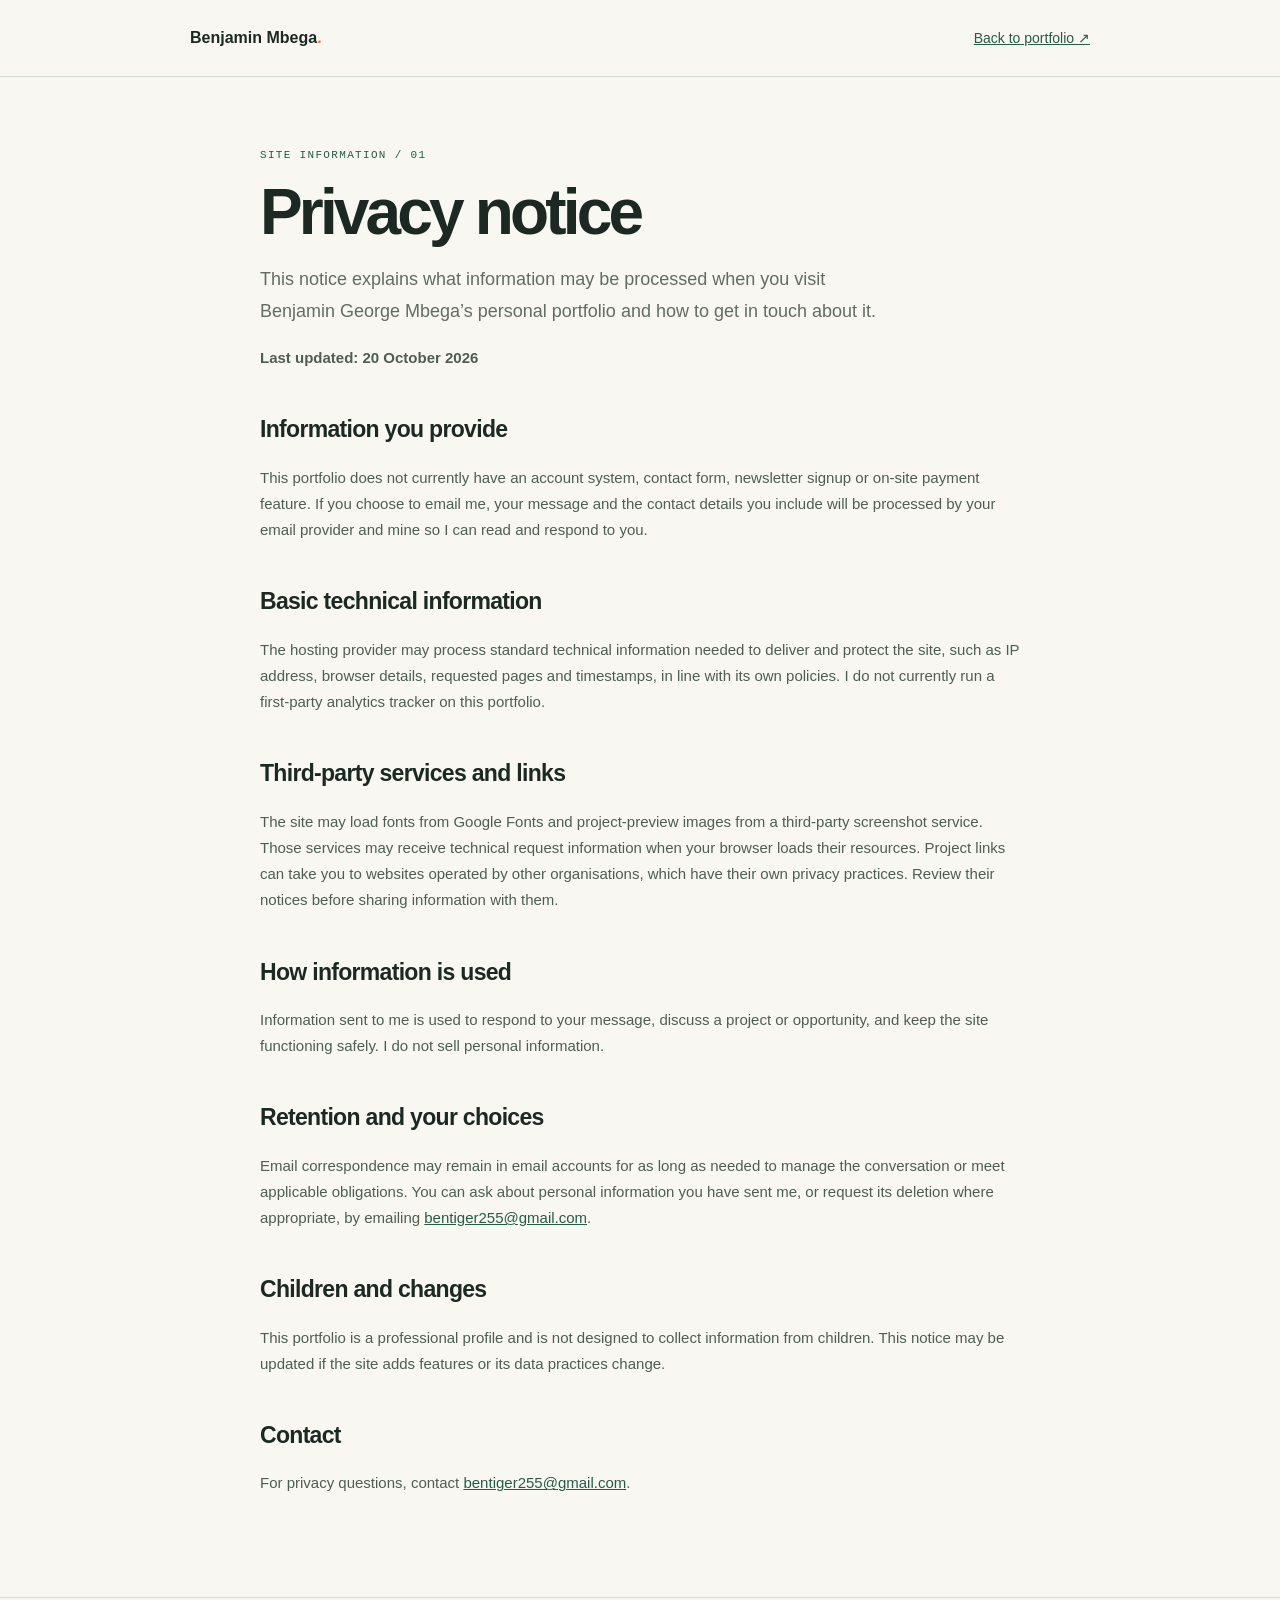
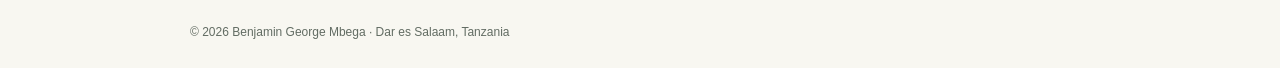
<file: public/privacy.html>
<!doctype html>
<html lang="en">
<head>
  <meta charset="utf-8">
  <meta name="viewport" content="width=device-width, initial-scale=1">
  <meta name="theme-color" content="#f8f7f1">
  <meta name="robots" content="index, follow">
  <link rel="icon" type="image/svg+xml" href="/favicon.svg">
  <link rel="canonical" href="https://benjamin.kesug.com/privacy.html">
  <title>Privacy | Benjamin George Mbega</title>
  <style>
    :root{color-scheme:light;--paper:#f8f7f1;--ink:#1c2923;--green:#245c48;--coral:#e97951;--muted:#626c63;--line:#d6dbd1;font-family:Arial,Helvetica,sans-serif}*{box-sizing:border-box}body{margin:0;background:var(--paper);color:var(--ink);line-height:1.75}.top{padding:24px max(24px,calc((100% - 900px)/2));border-bottom:1px solid var(--line);display:flex;justify-content:space-between;align-items:center;gap:20px}.brand{font-weight:800;text-decoration:none;color:var(--ink)}.brand span{color:var(--coral)}.top a:last-child{color:var(--green);font-size:14px}main{width:min(760px,calc(100% - 40px));margin:72px auto 100px}.eyebrow{font:11px monospace;letter-spacing:.12em;color:var(--green)}h1{font-size:clamp(40px,8vw,64px);line-height:1.05;letter-spacing:-.06em;margin:18px 0} .intro{font-size:18px;color:var(--muted);max-width:620px}h2{font-size:23px;letter-spacing:-.03em;margin:38px 0 8px}p,li{color:#4f5d52;font-size:15px}a{color:var(--green)}footer{border-top:1px solid var(--line);padding:24px max(24px,calc((100% - 900px)/2));font-size:12px;color:var(--muted)}:focus-visible{outline:3px solid var(--coral);outline-offset:4px}
  </style>
</head>
<body>
  <header class="top"><a class="brand" href="/">Benjamin Mbega<span>.</span></a><a href="/">Back to portfolio ↗</a></header>
  <main>
    <p class="eyebrow">SITE INFORMATION / 01</p>
    <h1>Privacy notice</h1>
    <p class="intro">This notice explains what information may be processed when you visit Benjamin George Mbega’s personal portfolio and how to get in touch about it.</p>
    <p><strong>Last updated: 20 October 2026</strong></p>
    <h2>Information you provide</h2>
    <p>This portfolio does not currently have an account system, contact form, newsletter signup or on-site payment feature. If you choose to email me, your message and the contact details you include will be processed by your email provider and mine so I can read and respond to you.</p>
    <h2>Basic technical information</h2>
    <p>The hosting provider may process standard technical information needed to deliver and protect the site, such as IP address, browser details, requested pages and timestamps, in line with its own policies. I do not currently run a first-party analytics tracker on this portfolio.</p>
    <h2>Third-party services and links</h2>
    <p>The site may load fonts from Google Fonts and project-preview images from a third-party screenshot service. Those services may receive technical request information when your browser loads their resources. Project links can take you to websites operated by other organisations, which have their own privacy practices. Review their notices before sharing information with them.</p>
    <h2>How information is used</h2>
    <p>Information sent to me is used to respond to your message, discuss a project or opportunity, and keep the site functioning safely. I do not sell personal information.</p>
    <h2>Retention and your choices</h2>
    <p>Email correspondence may remain in email accounts for as long as needed to manage the conversation or meet applicable obligations. You can ask about personal information you have sent me, or request its deletion where appropriate, by emailing <a href="mailto:bentiger255@gmail.com">bentiger255@gmail.com</a>.</p>
    <h2>Children and changes</h2>
    <p>This portfolio is a professional profile and is not designed to collect information from children. This notice may be updated if the site adds features or its data practices change.</p>
    <h2>Contact</h2>
    <p>For privacy questions, contact <a href="mailto:bentiger255@gmail.com">bentiger255@gmail.com</a>.</p>
  </main>
  <footer>© 2026 Benjamin George Mbega · Dar es Salaam, Tanzania</footer>
</body>
</html>
</file>
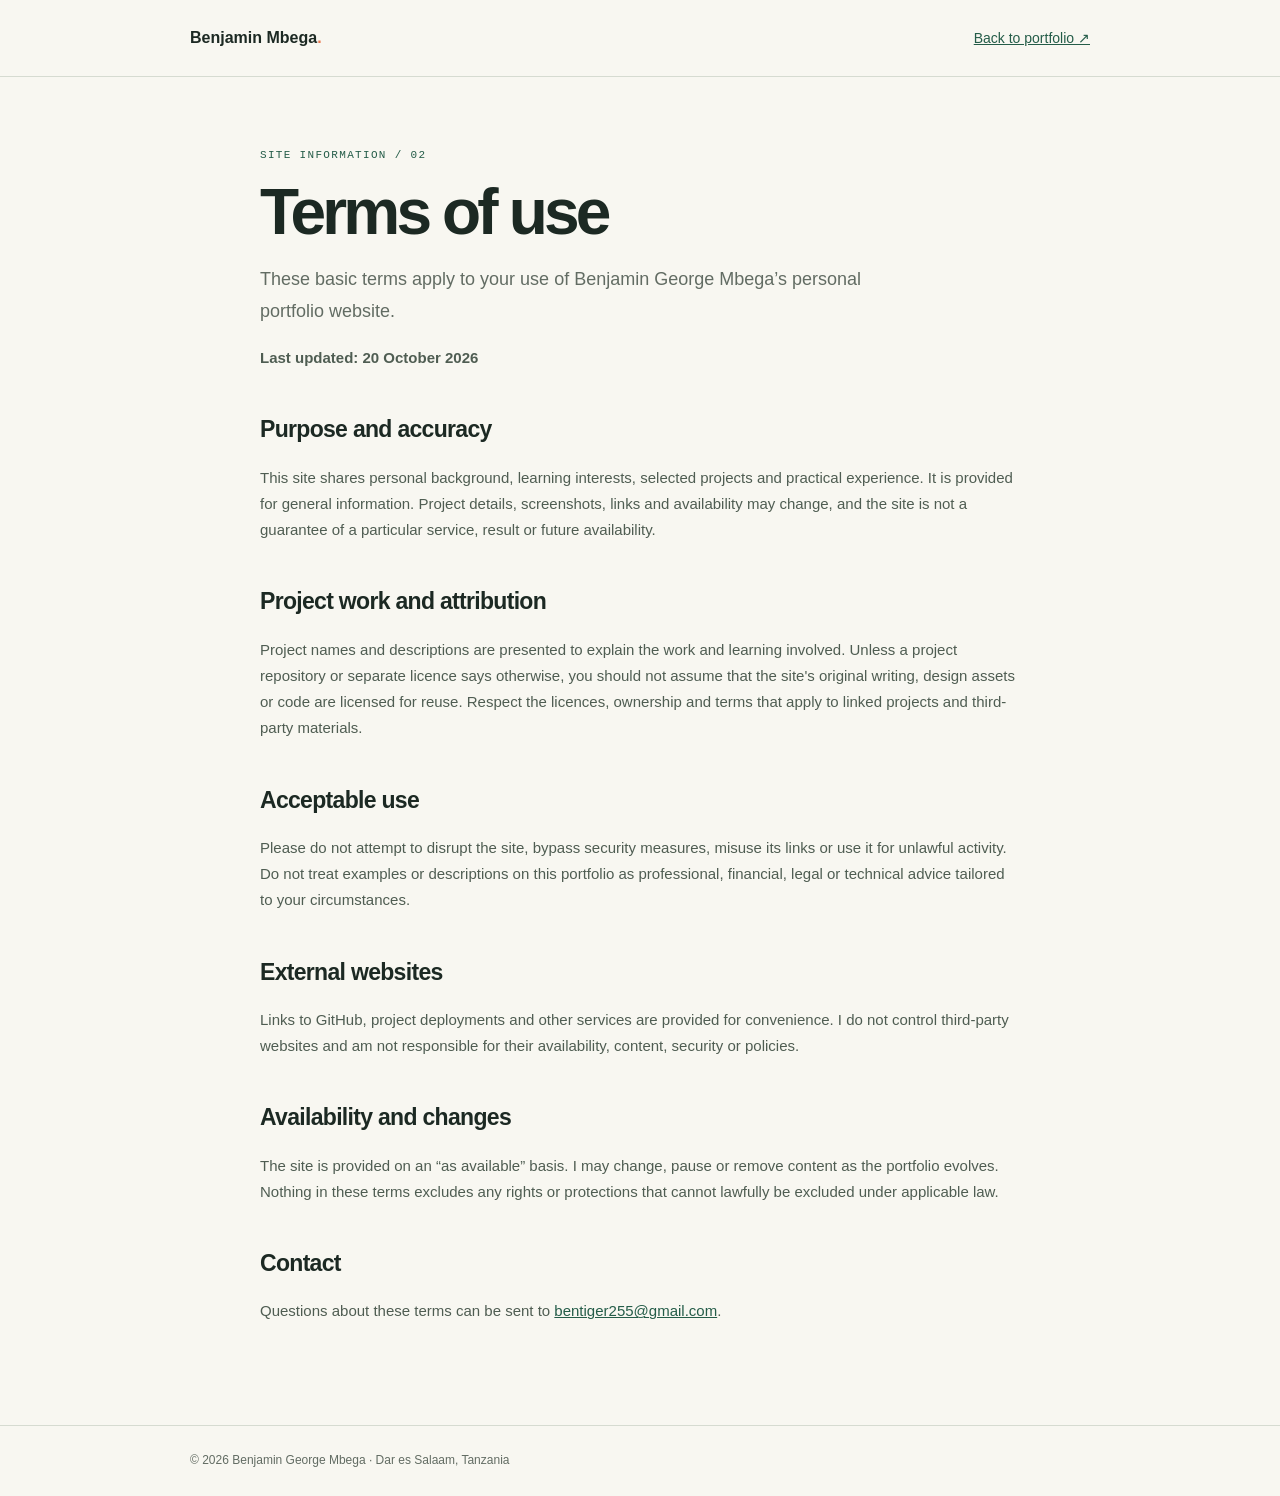
<file: public/terms.html>
<!doctype html>
<html lang="en">
<head>
  <meta charset="utf-8">
  <meta name="viewport" content="width=device-width, initial-scale=1">
  <meta name="theme-color" content="#f8f7f1">
  <meta name="robots" content="index, follow">
  <link rel="icon" type="image/svg+xml" href="/favicon.svg">
  <link rel="canonical" href="https://benjamin.kesug.com/terms.html">
  <title>Terms of use | Benjamin George Mbega</title>
  <style>
    :root{color-scheme:light;--paper:#f8f7f1;--ink:#1c2923;--green:#245c48;--coral:#e97951;--muted:#626c63;--line:#d6dbd1;font-family:Arial,Helvetica,sans-serif}*{box-sizing:border-box}body{margin:0;background:var(--paper);color:var(--ink);line-height:1.75}.top{padding:24px max(24px,calc((100% - 900px)/2));border-bottom:1px solid var(--line);display:flex;justify-content:space-between;align-items:center;gap:20px}.brand{font-weight:800;text-decoration:none;color:var(--ink)}.brand span{color:var(--coral)}.top a:last-child{color:var(--green);font-size:14px}main{width:min(760px,calc(100% - 40px));margin:72px auto 100px}.eyebrow{font:11px monospace;letter-spacing:.12em;color:var(--green)}h1{font-size:clamp(40px,8vw,64px);line-height:1.05;letter-spacing:-.06em;margin:18px 0}.intro{font-size:18px;color:var(--muted);max-width:620px}h2{font-size:23px;letter-spacing:-.03em;margin:38px 0 8px}p,li{color:#4f5d52;font-size:15px}a{color:var(--green)}footer{border-top:1px solid var(--line);padding:24px max(24px,calc((100% - 900px)/2));font-size:12px;color:var(--muted)}:focus-visible{outline:3px solid var(--coral);outline-offset:4px}
  </style>
</head>
<body>
  <header class="top"><a class="brand" href="/">Benjamin Mbega<span>.</span></a><a href="/">Back to portfolio ↗</a></header>
  <main>
    <p class="eyebrow">SITE INFORMATION / 02</p>
    <h1>Terms of use</h1>
    <p class="intro">These basic terms apply to your use of Benjamin George Mbega’s personal portfolio website.</p>
    <p><strong>Last updated: 20 October 2026</strong></p>
    <h2>Purpose and accuracy</h2>
    <p>This site shares personal background, learning interests, selected projects and practical experience. It is provided for general information. Project details, screenshots, links and availability may change, and the site is not a guarantee of a particular service, result or future availability.</p>
    <h2>Project work and attribution</h2>
    <p>Project names and descriptions are presented to explain the work and learning involved. Unless a project repository or separate licence says otherwise, you should not assume that the site's original writing, design assets or code are licensed for reuse. Respect the licences, ownership and terms that apply to linked projects and third-party materials.</p>
    <h2>Acceptable use</h2>
    <p>Please do not attempt to disrupt the site, bypass security measures, misuse its links or use it for unlawful activity. Do not treat examples or descriptions on this portfolio as professional, financial, legal or technical advice tailored to your circumstances.</p>
    <h2>External websites</h2>
    <p>Links to GitHub, project deployments and other services are provided for convenience. I do not control third-party websites and am not responsible for their availability, content, security or policies.</p>
    <h2>Availability and changes</h2>
    <p>The site is provided on an “as available” basis. I may change, pause or remove content as the portfolio evolves. Nothing in these terms excludes any rights or protections that cannot lawfully be excluded under applicable law.</p>
    <h2>Contact</h2>
    <p>Questions about these terms can be sent to <a href="mailto:bentiger255@gmail.com">bentiger255@gmail.com</a>.</p>
  </main>
  <footer>© 2026 Benjamin George Mbega · Dar es Salaam, Tanzania</footer>
</body>
</html>
</file>
